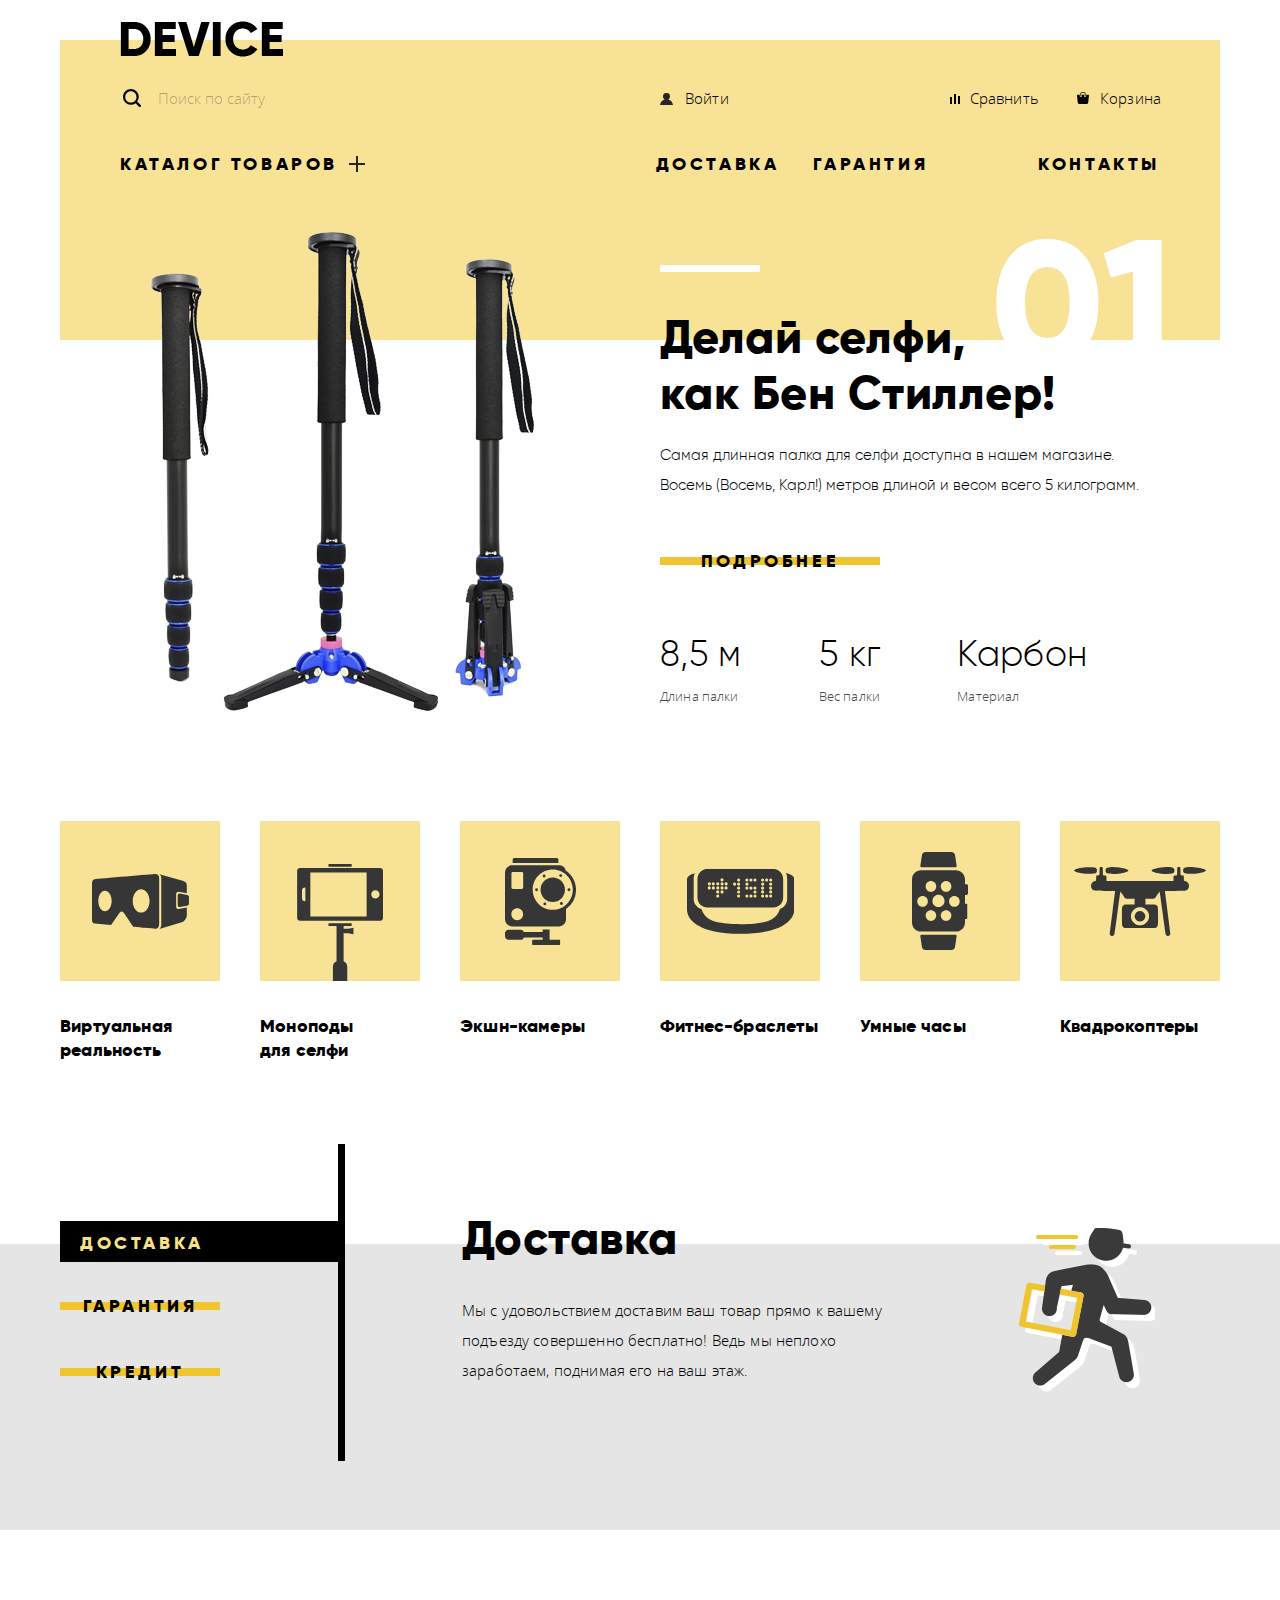
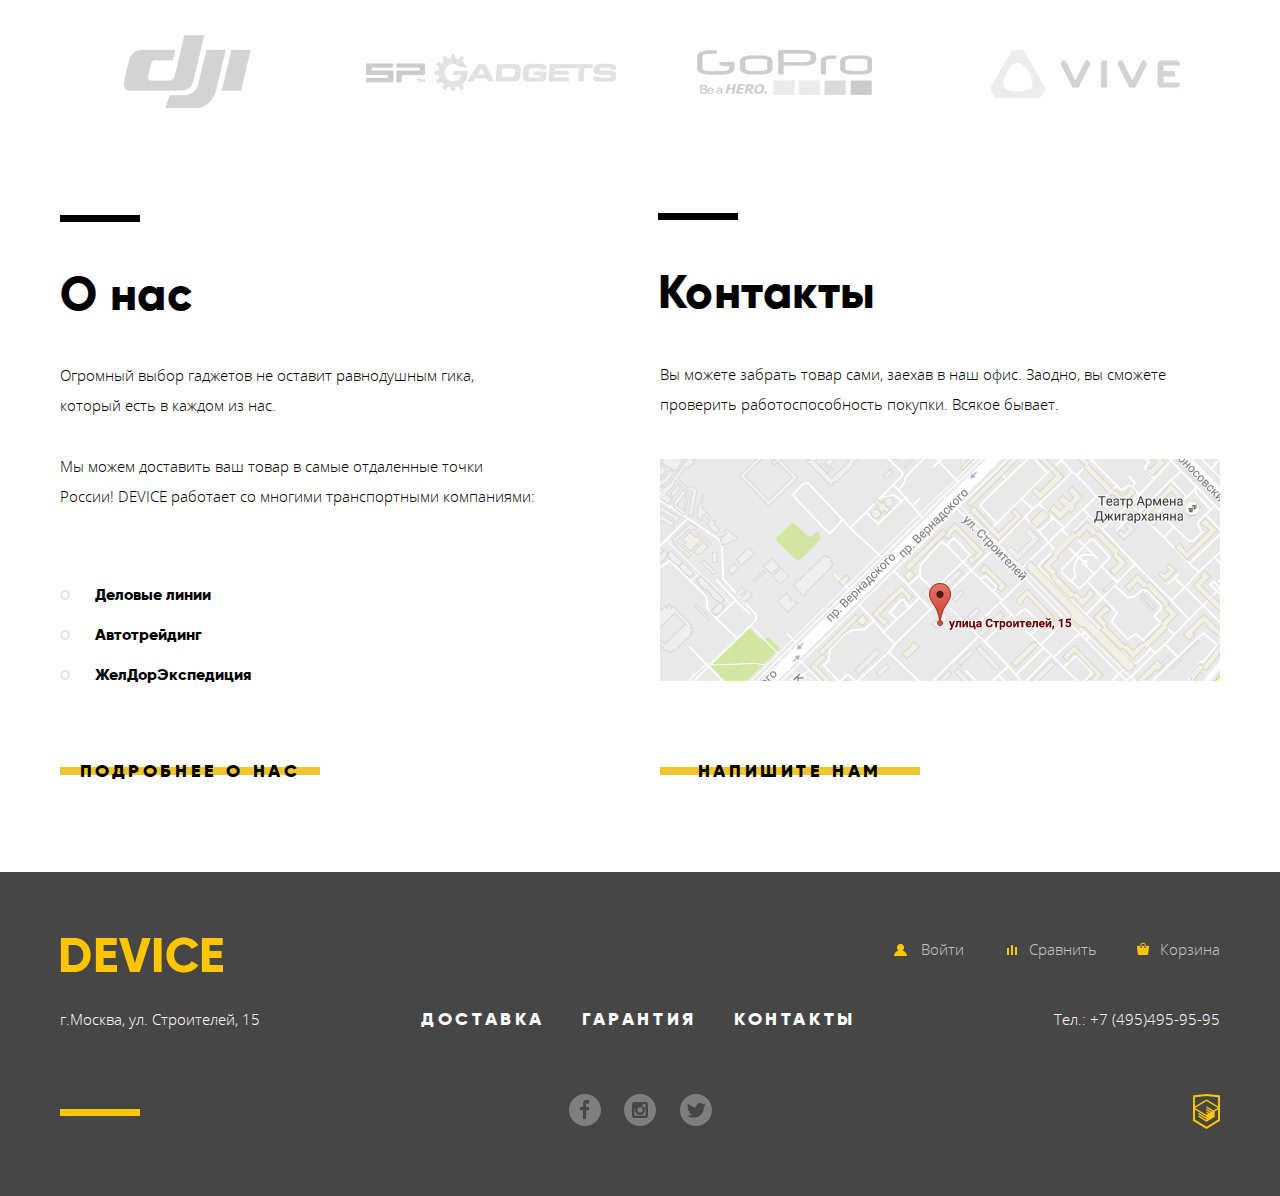
<file: index.html>
﻿<!DOCTYPE html>
<html lang="ru">

<head>
	<meta charset="utf-8">
	<title>Device</title>
	<link href="https://fonts.googleapis.com/css?family=Open+Sans:400,700&amp;subset=cyrillic" rel="stylesheet">
	<link href="css/normalize.css" rel="stylesheet">
	<link href="css/style-min.css" rel="stylesheet">
</head>

<body>
	<header class="main-header container">
		<nav class="main-navigation main">
			<a class="logo" href="#">
				<img src="img/logo.png" width="163" height="36" alt="Логотип Девайс">
			</a>
			<ul class="user-navigation">
				<li>
					<form class="filter" method="post" action="https://echo.htmlacademy.ru">
						<label for="search" class=""></label>
						<input type="search" name="search" id="search" placeholder="Поиск по сайту">
						<button class="" type="submit" value="Найти" aria-label="Кнопка найти">Найти</button>
					</form>
				</li>
				<li class="user-navigation-item">
					<a class="user" href="#">Войти</a>
				</li>
				<li class="user-navigation-item">
					<a class="compare" href="#">Сравнить</a>
				</li>
				<li class="user-navigation-item">
					<a class="cart" href="#">Корзина</a>
				</li>
			</ul>
			<ul class="site-navigation">
				<li class="site-navigation-item">
					<a href="catalog.html">Каталог товаров</a>
					<div class="dropdown-menu">
						<ul class="dropdown-menu-item">
							<li>
								<a href="#">Виртуальная реальность</a>
							</li>
							<li>
								<a href="#">Моноподы для селфи</a>
							</li>
							<li>
								<a href="#">Экшн-камеры</a>
							</li>
						</ul>
						<ul class="dropdown-menu-item">
							<li>
								<a href="#">Фитнес браслеты</a>
							</li>
							<li>
								<a href="#">Умные часы</a>
							</li>
						</ul>
						<ul class="dropdown-menu-item">
							<li>
								<a href="#">Квадрокоптеры</a>
							</li>
						</ul>
					</div>
				</li>
				<li class="site-navigation-item">
					<a href=#>Доставка</a>
				</li>
				<li class="site-navigation-item">
					<a href=#>Гарантия</a>
				</li>
				<li class="site-navigation-item">
					<a href=#>Контакты</a>
				</li>
			</ul>
		</nav>
	</header>
	<main>
		<h1 class="visually-hidden">Интернет магазин "Девайс"</h1>
		<section class="slider container">
			<h2 class="visually-hidden">Популярные товары</h2>
			<div class="slides-switches">
				<button class="radio-item active"></button>
				<button class="radio-item"></button>
				<button class="radio-item"></button>
			</div>
			<ol class="slider-list">
				<li class="slider-item">
					<div class="slider-image">
						<img src="img/slider-1.png" width="384" height="486" alt="Самая длинная палка для сэлфи">
					</div>
					<div class="slider-item-description">
						<p class="slide-title">
							Делай селфи,
							<br> как Бен Стиллер!
						</p>
						<p class="slide-description">
							Самая длинная палка для селфи доступна в нашем магазине. Восемь (Восемь, Карл!) метров длиной и весом всего 5 килограмм.
						</p>

						<a class="btn slide-btn" href="#">Подробнее</a>
						<div class="slide-property">
							<p class="slide-property-item">
								<span class="value">8,5 м</span>
								<span class="parameter">Длина палки</span>
							</p>
							<p class="slide-property-item">
								<span class="value">5 кг</span>
								<span class="parameter">Вес палки</span>
							</p>
							<p class="slide-property-item">
								<span class="value">Карбон</span>
								<span class="parameter">Материал</span>
							</p>
						</div>
					</div>
				</li>
				<li class="slider-item visually-hidden">
					<div class="slider-image">
						<img src="img/slider-2.png" width="345" height="485" alt="Фитнес-браслет">
					</div>
					<div class="slider-item-description">
						<p class="slide-title">
							Худеем
							<br> правильно!
						</p>
						<p class="slide-description">
							Мотивирующие фитнес-браслеты помогут найти в себе силы не пропускать занятия и соблюдать диету.
						</p>
						<a class="btn slide-btn" href="#">Подробнее</a>
						<div class="slide-property">
							<p class="slide-property-item">
								<span class="value">48 часов</span>
								<span class="parameter">Без подзарядки</span>
							</p>
						</div>
					</div>
				</li>
				<li class="slider-item  visually-hidden">
					<div class="slider-image">
						<img src="img/slider-3.png" width="526" height="334" alt="Квадрокоптер">
					</div>
					<div class="slider-item-description">
						<p class="slide-title">
							Порхает как бабочка, жалит как пчела!
						</p>
						<p class="slide-description">
							Этот обычный, на первый взгляд, квадрокоптер оснащен мощным лазером, замаскированным под стандартную камеру.
							<p>
								<div class="slide-table">
									<p class="table">
										<span class="">500 м</span>
										<span class="">Дальность полета</span>
									</p>
									<p class="table">
										<span class="">50 м</span>
										<span class="">Радиус поражения</span>
									</p>
								</div>
								<a class="btn slide-btn" href="#">Подробнее</a>
					</div>
				</li>
			</ol>
		</section>
		<section class="catalog container">
			<h2 class="visually-hidden">Каталог</h2>
			<ul class="catalog-categories">
				<li>
					<a class="categories-link" href="#">
						<div class="categories-image">
							<img src="img/popular-1.svg" width="97" height="55" alt="Виртуальная реальность">
						</div>
						<p class="categories-name">Виртуальная реальность</p>
					</a>
				</li>
				<li>
					<a class="categories-link" href="#">
						<div class="categories-image">
							<img src="img/popular-2.svg" width="86" height="117" alt="Фитнесс-браслеты">
						</div>
						<p class="categories-name">Моноподы для селфи</p>
					</a>
				</li>
				<li>
					<a class="categories-link" href="#">
						<div class="categories-image">
							<img src="img/popular-3.svg" width="71" height="87" alt="Квадрокоптеры">
						</div>
						<p class="categories-name">Экшн-камеры</p>
					</a>
				</li>
				<li>
					<a class="categories-link" href="#">
						<div class="categories-image">
							<img src="img/popular-4.svg" width="107" height="65" alt="Моноподы для селфи">
						</div>
						<p class="categories-name">Фитнес-браслеты</p>
					</a>
				</li>
				<li>
					<a class="categories-link" href="#">
						<div class="categories-image">
							<img src="img/popular-5.svg" width="56" height="98" alt="Умные часы">
						</div>
						<p class="categories-name">Умные часы</p>
					</a>
				</li>
				<li>
					<a class="categories-link" href="#">
						<div class="categories-image">
							<img src="img/popular-6.svg" width="132" height="69" alt="Квадрокоптеры">
						</div>
						<p class="categories-name">Квадрокоптеры</p>
					</a>
				</li>
			</ul>
		</section>
		<section class="services-list">
			<div class="container">
				<div class="services-controls">
					<button class="btn services-btn active">Доставка</button>
					<button class="btn services-btn">Гарантия</button>
					<button class="btn services-btn">Кредит</button>
				</div>
				<ul class="services-slider">
					<li class="services-slider-item">
						<h3>Доставка</h3>
						<p>
							Мы с удовольствием доставим ваш товар прямо к вашему подъезду совершенно бесплатно! Ведь мы неплохо заработаем, поднимая
							его на ваш этаж.
						</p>
					</li>
					<li class="services-slider-item">
						<h3>Гарантия</h3>
						<p>
							Если из-за возгарания купленного у нас товара у вас сгорит дом — не переживайте, мы выдадим вам новый.
							<br> Товар, не дом, конечно же.
						</p>
					</li>
					<li class="services-slider-item">
						<h3>Кредит</h3>
						<p>
							Залезть в долговую яму стало проще! Кредитные консультанты подберут для вас наиболее выгодные условия кредита. Выгодные для
							нашего банка, разумеется.
						</p>
					</li>
				</ul>
			</div>
		</section>
		<section class="brands container">
			<h2 class="visually-hidden">Бренды</h2>
			<ul class="brands-link">
				<li>
					<img class="brands-image" src="img/logo-1.png" width="260" height="100" alt="brand1">
				</li>
				<li>
					<img class="brands-image" src="img/logo-2.png" width="260" height="100" alt="brand2">
				</li>
				<li>
					<img class="brands-image" src="img/logo-3.png" width="260" height="100" alt="brand3">
				</li>
				<li>
					<img class="brands-image" src="img/logo-4.png" width="260" height="100" alt="brand4">
				</li>
			</ul>
		</section>
		<div class="info container">
			<section class="about">
				<h2>О нас</h2>
				<p>
					Огромный выбор гаджетов не оставит равнодушным гика, который есть в каждом из нас.
				</p>
				<p>
					Мы можем доставить ваш товар в самые отдаленные точки России! DEVICE работает со многими транспортными компаниями:
				</p>
				<ul>
					<li>Деловые линии</li>
					<li>Автотрейдинг</li>
					<li>ЖелДорЭкспедиция</li>
				</ul>
				<a class="btn info-btn" href="#">Подробнее о нас</a>
			</section>
			<section class="contacts">
				<h2>Контакты</h2>
				<p>
					Вы можете забрать товар сами, заехав в наш офис. Заодно, вы сможете проверить работоспособность покупки. Всякое бывает.
				</p>
				<a href="https://yandex.ru/maps/">
					<img src="img/map.jpg" width="560" height="222" alt="maps">
				</a>
				<a class="btn info-btn" href="#">Напишите нам</a>
			</section>
		</div>
	</main>
	<footer class="main-footer">
		<div class="container">
			<div class="footer-top">
				<a class="footer-logo" href="#">
					<img src="img/logo_yellow.png" width="163" height="36" alt="Логотип Девайс">
				</a>
				<ul class="footer-user-navigation">
					<li class="footer-user-item">
						<a class="user" href="#">Войти</a>
					</li>
					<li class="footer-user-item">
						<a class="compare" href="#">Сравнить</a>
					</li>
					<li class="footer-user-item">
						<a class="cart" href="#">Корзина</a>
					</li>
				</ul>

			</div>
			<div class="footer-center">
				<p class="footer-adress">
					г.Москва, ул. Строителей, 15
				</p>
				<ul class="footer-navigation">
					<li class="menu-item">
						<a href=#>Доставка</a>
					</li>
					<li class="menu-item">
						<a href=#>Гарантия</a>
					</li>
					<li class="menu-item">
						<a href=#>Контакты</a>
					</li>
				</ul>
				<p class="phone">Тел.: +7 (495)495-95-95</p>
			</div>
			<div class="footer-bottom">
				<ul class="footer-social">
					<li>
						<a class="footer-social-item" href="#">
							<span class="visually-hidden">Facebook</span>
							<svg xmlns="http://www.w3.org/2000/svg" width="32" height="32" viewBox="0 0 32 32">
								<path fill="#FFF" d="M16 0C7.164 0 0 7.163 0 16s7.164 16 16 16c8.837 0 16-7.164 16-16S24.837 0 16 0zm4.062 9.455h-3.021v3.444h3.021v3.445h-3.021v8.61H14.02v-8.61H11v-3.445h3.021V9.455c0-1.902 1.353-3.445 3.021-3.445h3.021v3.445z"
								/>
							</svg>
						</a>
					</li>
					<li>
						<a class="footer-social-item" href="#">
							<span class="visually-hidden">Instagram</span>
							<svg xmlns="http://www.w3.org/2000/svg" width="32" height="32" viewBox="0 0 32 32">
								<g fill="#FFF">
									<path d="M20.916 16a4.938 4.938 0 1 1-9.877 0c0-.394.051-.773.138-1.14h-.897v6.838h11.396V14.86h-.897c.086.367.137.746.137 1.14z"
									/>
									<path d="M15.978 18.659c1.466 0 2.659-1.193 2.659-2.659s-1.193-2.659-2.659-2.659c-1.466 0-2.659 1.193-2.659 2.659s1.192 2.659 2.659 2.659zM18.637 10.302h3.039v3.039h-3.039z"
									/>
									<path d="M16 0C7.164 0 0 7.164 0 16c0 8.837 7.164 16 16 16 8.837 0 16-7.163 16-16 0-8.836-7.163-16-16-16zm7.955 21.698a2.285 2.285 0 0 1-2.279 2.279H10.279A2.285 2.285 0 0 1 8 21.698V10.302a2.286 2.286 0 0 1 2.279-2.279h11.396a2.286 2.286 0 0 1 2.279 2.279v11.396z"
									/>
								</g>
							</svg>
						</a>
					</li>
					<li>
						<a class="footer-social-item" href="#">
							<span class="visually-hidden">Twitter</span>
							<svg xmlns="http://www.w3.org/2000/svg" width="32" height="32" viewBox="0 0 32 32">
								<path fill="#FFF" d="M16 0C7.164 0 0 7.164 0 16c0 8.837 7.164 16 16 16 8.837 0 16-7.163 16-16 0-8.836-7.163-16-16-16zm7.944 12.809c-.251 6.516-3.463 10.832-10.992 10.702h-.486c-.447 0-4.543-.443-5.344-1.823 2.479.19 4.247-.406 5.12-1.136-1.048-.289-2.923-.461-3.251-2.848.384.104.618.221 1.299.113-1.307-.824-2.758-1.519-2.679-3.643.311.317 1.164.518 1.46.457-.768-.233-2.149-3.244-.974-4.781 1.984 1.79 4.075 3.482 7.804 3.643.227-2.214 1.24-3.699 3.168-4.325 1.84-.479 3.255.26 3.901 1.138.737-.224 1.453-.466 2.193-.685-.004.833-.569 1.463-.935 1.709.747.165 1.423-.475 1.423-.475-.184.963-1.094 1.725-1.707 1.954z"
								/>
							</svg>
						</a>
					</li>
				</ul>
				<p class="footer-copyright">
					<a href="https://htmlacademy.ru/intensive/htmlcss">
						<span class="visually-hidden">Сайт Html Academy</span>
					</a>
				</p>
			</div>
		</div>
	</footer>
	<section class="modal modal-feedback">
		<h2 class="visually-hidden">Форма обратной связи</h2>
		<form class="feedback-form" method="post" action="https://echo.htmlacademy.ru">
			<p class="feedback-item-name">
				<label for="feedback-name">Ваше имя:</label>
				<input type="text" name="feedback-name" id="feedback-name" placeholder="Имя Фамилия">
			</p>
			<p class="feedback-item-mail">
				<label for="feedback-mail">Ваш e-mail:</label>
				<input type="email" name="mail" id="feedback-mail" placeholder="email@example.com">
			</p>
			<p class="feedback-item-area">
				<label for="feedback-area">Текст письма:</label>
				<textarea name="feedback-area" id="feedback-area" placeholder="В свободной форме" rows="8" cols="80" required></textarea>
			</p>
			<button class="modal-submit" type="submit" value="Отправить" aria-label="Отправить форму">Отправить</button>
		</form>
		<button class="modal-close" type="button" value="Закрыть" aria-label="Закрыть форму обратной связи">Закрыть</button>
	</section>
	<section class="modal modal-maps">
		<h2 class="visually-hidden">Мы на карте</h2>
		<img src="img/map-big.jpg" width="960" height="559" alt="Офис компании по адресу: г. Москва, ул. Строителей, 15">
		<button class="modal-close" type="button" value="Закрыть" aria-label="Закрыть карту">Закрыть</button>
	</section>
</body>

</html>
</file>
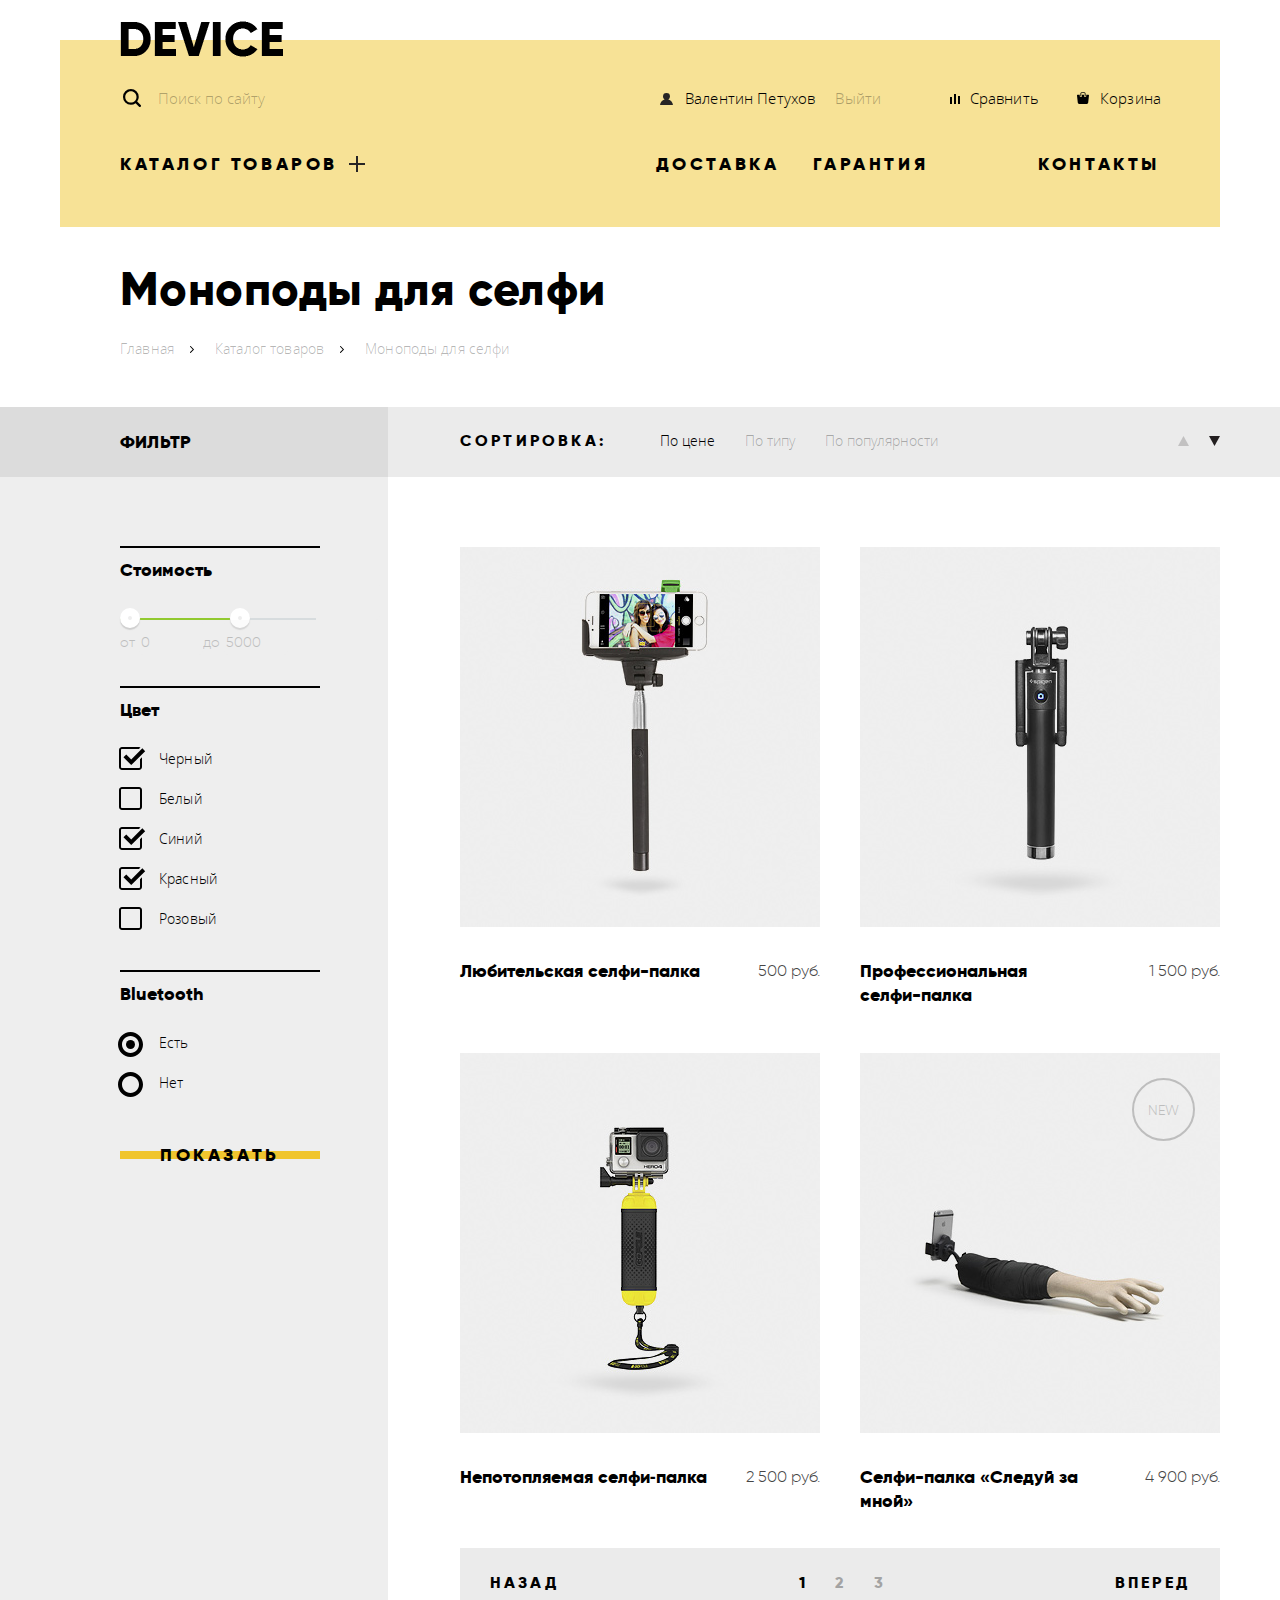
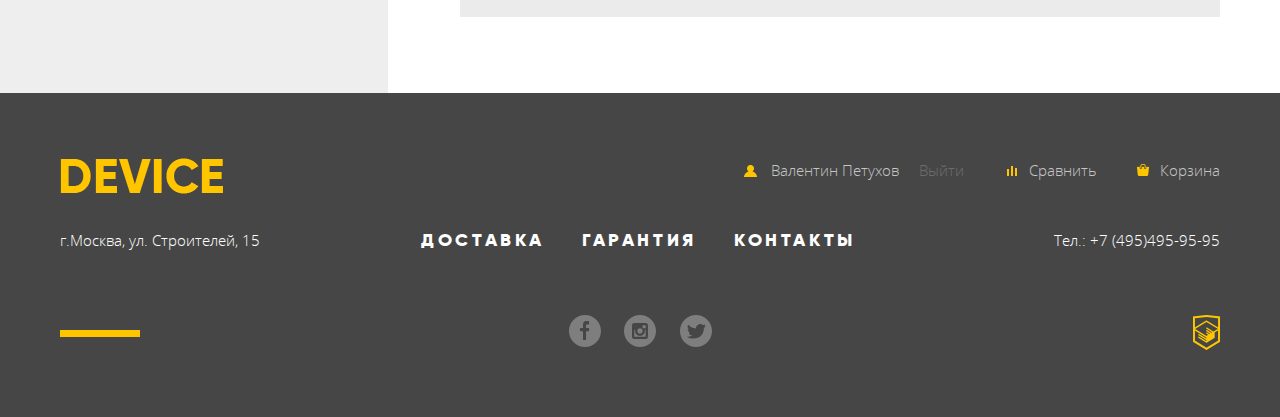
<file: catalog.html>
﻿<!DOCTYPE html>
<html lang="ru">

<head>
	<meta charset="utf-8">
	<title>Device</title>
	<link href="css/normalize.css" rel="stylesheet">
	<link href="css/style-min.css" rel="stylesheet">
</head>

<body>
	<header class="main-header container">
		<nav class="main-navigation catalog">
			<a class="logo" href="index.html">
				<img src="img/logo.png" width="163" height="36" alt="Логотип Девайс">
			</a>
			<ul class="user-navigation">
				<li>
					<form class="filter" method="post" action="https://echo.htmlacademy.ru">
						<label for="search" class=""></label>
						<input type="search" name="search" id="search" placeholder="Поиск по сайту">
						<button class="" type="submit" value="Найти" aria-label="Кнопка най">Найти</button>
					</form>
				</li>
				<li class="user-navigation-item">
					<a class="user" href="#">Валентин Петухов</a>
				</li>
				<li class="user-navigation-item">
					<a class="login-out" href="#">Выйти</a>
				</li>
				<li class="user-navigation-item">
					<a class="compare" href="#">Сравнить</a>
				</li>
				<li class="user-navigation-item">
					<a class="cart" href="#">Корзина</a>
				</li>
			</ul>
			<ul class="site-navigation">
				<li class="site-navigation-item">
					<a href="catalog.html">Каталог товаров</a>
					<div class="dropdown-menu">
						<ul class="dropdown-menu-item">
							<li>
								<a href="#">Виртуальная реальность</a>
							</li>
							<li>
								<a href="#">Моноподы для селфи</a>
							</li>
							<li>
								<a href="#">Экшн-камеры</a>
							</li>
						</ul>
						<ul class="dropdown-menu-item">
							<li>
								<a href="#">Фитнес браслеты</a>
							</li>
							<li>
								<a href="#">Умные часы</a>
							</li>
						</ul>
						<ul class="dropdown-menu-item">
							<li>
								<a href="#">Квадрокоптеры</a>
							</li>
						</ul>
					</div>
				</li>
				<li class="site-navigation-item">
					<a href=#>Доставка</a>
				</li>
				<li class="site-navigation-item">
					<a href=#>Гарантия</a>
				</li>
				<li class="site-navigation-item">
					<a href=#>Контакты</a>
				</li>
			</ul>
		</nav>
	</header>
	<main class="">
		<div class="container">
			<h1 class="headline">Моноподы для селфи</h1>
			<ul class="breadcrumbs">
				<li class="breadcrumbs-item">
					<a href="#">Главная</a>
				</li>
				<li class="breadcrumbs-item">
					<a href="#">Каталог товаров</a>
				</li>
				<li class="breadcrumbs-item">
					<a href="#">Моноподы для селфи</a>
				</li>
			</ul>
			<div class="catalog-colums">
				<section class="filters">
					<h2 class="filters-header">Фильтр</h2>
					<form class="filter" method="post" action="https://echo.htmlacademy.ru">
						<fieldset class="filter-item">
							<legend>Стоимость</legend>
							<div class="range-filter">
								<div class="range-controls">
									<div class="scale">
										<div class="bar"></div>
									</div>
									<div class="toggle toggle-min"></div>
									<div class="toggle toggle-max"></div>
								</div>
								<div class="price-controls">
									<label class="min-price">от
										<input name="min-price" type="text" value="0">
									</label>
									<label class="max-price">до
										<input name="max-price" type="text" value="5000">
									</label>
								</div>
							</div>
						</fieldset>
						<fieldset>
							<legend>Цвет</legend>
							<ul>
								<li class="filter-checkbox">
									<input class="visually-hidden filter-input-checkbox" type="checkbox" name="black" id="filter-black" checked>
									<label for="filter-black">Черный</label>
								</li>
								<li class="filter-checkbox">
									<input class="visually-hidden filter-input-checkbox" type="checkbox" name="white" id="filter-white">
									<label for="filter-white">Белый</label>
								</li>
								<li class="filter-checkbox">
									<input class="visually-hidden filter-input-checkbox" type="checkbox" name="blue" id="filter-blue" checked>
									<label for="filter-blue">Синий</label>
								</li>
								<li class="filter-checkbox">
									<input class="visually-hidden filter-input-checkbox" type="checkbox" name="red" id="filter-red" checked>
									<label for="filter-red">Красный</label>
								</li>
								<li class="filter-checkbox">
									<input class="visually-hidden filter-input-checkbox" type="checkbox" name="pink" id="filter-pink">
									<label for="filter-pink">Розовый</label>
								</li>
							</ul>
						</fieldset>
						<fieldset>
							<legend>Bluetooth</legend>
							<ul>
								<li class="filter-option">
									<input class="visually-hidden filter-input-radio" type="radio" name="bluetooth" id="on" checked>
									<label for="on">Есть</label>
								</li>
								<li class="filter-option">
									<input class="visually-hidden filter-input-radio" type="radio" name="bluetooth" id="off">
									<label for="off">Нет</label>
								</li>
							</ul>
						</fieldset>
						<button class="btn filter-btn" type="submit" value="Показать" aria-label="Применить фильтр">Показать</button>
					</form>
				</section>
				<section class="catalog-product">
					<h2 class="visually-hidden">Каталог товаров</h2>
					<div class="sorting">
						<span class="sorting-label">Сортировка:</span>
						<ul class="sorting-type">
							<li class="sorting-type-item">
								<a class="active" href="#">По цене</a>
							</li>
							<li class="sorting-type-item">
								<a href="#">По типу</a>
							</li>
							<li class="sorting-type-item">
								<a href="#">По популярности</a>
							</li>
						</ul>
						<ul class="sorting-caret">
							<li>
								<a class="icon-dir" href="#">
									<svg xmlns="http://www.w3.org/2000/svg" width="11" height="10" viewBox="0 0 11 10">
										<path fill="#231F20" d="M5.5 0L0 10h11z" />
									</svg>
								</a>
							</li>
							<li>
								<a class="icon-dir active" href="#">
									<svg xmlns="http://www.w3.org/2000/svg" width="11" height="10" viewBox="0 0 11 10">
										<path fill="#231F20" d="M5.5 10L0 0h11" />
									</svg>
								</a>
							</li>
						</ul>
					</div>
					<ul class="catalog-list">
						<li>
							<figure class="catalog-image">
								<img src="img/item-1.jpg" width="360" height="380" alt="Любительская селфи-палка">
								<div class="catalog-buy">
									<a class="btn buy-btn" href="#">В корзину</a>
									<button class="compare-btn" type="button">Добавить к сравнению</button>
								</div>
							</figure>
							<div class="catalog-desctiption">
								<a href="#">
									<h3>Любительская селфи-палка</h3>
								</a>
								<p class="price">500 руб.</p>
							</div>
						</li>
						<li>
							<figure class="catalog-image">
								<img src="img/item-2.jpg" width="360" height="380" alt="Профессиональная селфи-палка">
								<div class="catalog-buy">
									<a class="btn buy-btn" href="#">В корзину</a>
									<button class="compare-btn" type="button">Добавить к сравнению</button>
								</div>
							</figure>
							<div class="catalog-desctiption">
								<h3>
									<a href="#">
										Профессиональная
										<br>селфи-палка
									</a>
								</h3>
								<p class="price">1 500 руб.</p>
							</div>
						</li>
						<li>
							<figure class="catalog-image">
								<img src="img/item-3.jpg" width="360" height="380" alt="Непотопляемая селфи-палка">
								<div class="catalog-buy">
									<a class="btn buy-btn" href="#">В корзину</a>
									<button class="compare-btn" type="button">Добавить к сравнению</button>
								</div>
							</figure>
							<div class="catalog-desctiption">
								<a href="#">
									<h3>Непотопляемая селфи&#8209;палка</h3>
								</a>
								<p class="price">2 500 руб.</p>
							</div>
						</li>
						<li>
							<figure class="catalog-image">
								<img src="img/item-4.jpg" width="360" height="380" alt="Селфи-палка Следуй за мной">
								<div class="catalog-buy">
									<a class="btn buy-btn" href="#">В корзину</a>
									<button class="compare-btn" type="button">Добавить к сравнению</button>
								</div>
								<div class="catalog-new"></div>
							</figure>
							<div class="catalog-desctiption">
								<a href="#">
									<h3>Селфи-палка «Следуй за мной»</h3>
								</a>
								<p class="price">4 900 руб.</p>
							</div>
						</li>
					</ul>
					<ul class="pagination-list">
						<li class="pagination-item">
							<a class="before" href="#">Назад</a>
						</li>
						<li class="pagination-item">
							<a class="page active" href="#">1</a>
						</li>
						<li class="pagination-item">
							<a class="page" href="#">2</a>
						</li>
						<li class="pagination-item">
							<a class="page" href="#">3</a>
						</li>
						<li class="pagination-item">
							<a class="after" href="#">Вперед</a>
						</li>
					</ul>
				</section>
			</div>
		</div>
	</main>
	<footer class="main-footer">
		<div class="container">
			<div class="footer-top">
				<a class="footer-logo" href="#">
					<img src="img/logo_yellow.png" width="163" height="36" alt="Логотип Девайс">
				</a>
				<ul class="footer-user-navigation">
					<li class="footer-user-item">
						<a class="user" href="#">Валентин Петухов</a>
					</li>
					<li class="footer-user-item">
						<a class="login-out" href="#">Выйти</a>
					</li>
					<li class="footer-user-item">
						<a class="compare" href="#">Сравнить</a>
					</li>
					<li class="footer-user-item">
						<a class="cart" href="#">Корзина</a>
					</li>
				</ul>
			</div>
			<div class="footer-center">
				<p class="footer-adress">
					г.Москва, ул. Строителей, 15
				</p>
				<ul class="footer-navigation">
					<li class="menu-item">
						<a href=#>Доставка</a>
					</li>
					<li class="menu-item">
						<a href=#>Гарантия</a>
					</li>
					<li class="menu-item">
						<a href=#>Контакты</a>
					</li>
				</ul>
				<p class="phone">Тел.: +7 (495)495-95-95</p>
			</div>
			<div class="footer-bottom">
				<ul class="footer-social">
					<li>
						<a class="footer-social-item" href="#">
							<span class="visually-hidden">Facebook</span>
							<svg xmlns="http://www.w3.org/2000/svg" width="32" height="32" viewBox="0 0 32 32">
								<path fill="#FFF" d="M16 0C7.164 0 0 7.163 0 16s7.164 16 16 16c8.837 0 16-7.164 16-16S24.837 0 16 0zm4.062 9.455h-3.021v3.444h3.021v3.445h-3.021v8.61H14.02v-8.61H11v-3.445h3.021V9.455c0-1.902 1.353-3.445 3.021-3.445h3.021v3.445z"
								/>
							</svg>
						</a>
					</li>
					<li>
						<a class="footer-social-item" href="#">
							<span class="visually-hidden">Instagram</span>
							<svg xmlns="http://www.w3.org/2000/svg" width="32" height="32" viewBox="0 0 32 32">
								<g fill="#FFF">
									<path d="M20.916 16a4.938 4.938 0 1 1-9.877 0c0-.394.051-.773.138-1.14h-.897v6.838h11.396V14.86h-.897c.086.367.137.746.137 1.14z"
									/>
									<path d="M15.978 18.659c1.466 0 2.659-1.193 2.659-2.659s-1.193-2.659-2.659-2.659c-1.466 0-2.659 1.193-2.659 2.659s1.192 2.659 2.659 2.659zM18.637 10.302h3.039v3.039h-3.039z"
									/>
									<path d="M16 0C7.164 0 0 7.164 0 16c0 8.837 7.164 16 16 16 8.837 0 16-7.163 16-16 0-8.836-7.163-16-16-16zm7.955 21.698a2.285 2.285 0 0 1-2.279 2.279H10.279A2.285 2.285 0 0 1 8 21.698V10.302a2.286 2.286 0 0 1 2.279-2.279h11.396a2.286 2.286 0 0 1 2.279 2.279v11.396z"
									/>
								</g>
							</svg>
						</a>
					</li>
					<li>
						<a class="footer-social-item" href="#">
							<span class="visually-hidden">Twitter</span>
							<svg xmlns="http://www.w3.org/2000/svg" width="32" height="32" viewBox="0 0 32 32">
								<path fill="#FFF" d="M16 0C7.164 0 0 7.164 0 16c0 8.837 7.164 16 16 16 8.837 0 16-7.163 16-16 0-8.836-7.163-16-16-16zm7.944 12.809c-.251 6.516-3.463 10.832-10.992 10.702h-.486c-.447 0-4.543-.443-5.344-1.823 2.479.19 4.247-.406 5.12-1.136-1.048-.289-2.923-.461-3.251-2.848.384.104.618.221 1.299.113-1.307-.824-2.758-1.519-2.679-3.643.311.317 1.164.518 1.46.457-.768-.233-2.149-3.244-.974-4.781 1.984 1.79 4.075 3.482 7.804 3.643.227-2.214 1.24-3.699 3.168-4.325 1.84-.479 3.255.26 3.901 1.138.737-.224 1.453-.466 2.193-.685-.004.833-.569 1.463-.935 1.709.747.165 1.423-.475 1.423-.475-.184.963-1.094 1.725-1.707 1.954z"
								/>
							</svg>
						</a>
					</li>
				</ul>
				<p class="footer-copyright">
					<a href="https://htmlacademy.ru/intensive/htmlcss">
						<span class="visually-hidden">Сайт Html Academy</span>
					</a>
				</p>
			</div>
		</div>
	</footer>
</body>

</html>
</file>
<file: css/style-min.css>
@font-face{font-family:"Gilroy";font-style:normal;font-weight:300;src:url(../fonts/gilroylight.woff2),url(../fonts/gilroylight.woff)}@font-face{font-family:"Gilroy";font-style:normal;font-weight:800;src:url(../fonts/gilroyextrabold.woff2),url(../fonts/gilroyextrabold.woff)}@font-face{font-family:"Opensans";font-style:normal;font-weight:400;src:url(../fonts/opensans.woff2) format("woff2"),url(../fonts/opensans.woff2) format("woff")}@font-face{font-family:"Opensans";font-style:normal;font-weight:300;src:url(../fonts/opensanslight.woff2) format("woff2"),url(../fonts/opensanslight.woff2) format("woff")}body{background-color:#FFF;color:#000;font-family:Gilroy,Arial,sans-serif;font-size:15px;font-weight:300;line-height:30px;margin:0;padding:0}.container{margin:auto;padding-left:20px;padding-right:20px;width:1160px}.visually-hidden:not(:focus):not(:active),input[type="checkbox"].visually-hidden,input[type="radio"].visually-hidden{border:0;clip:rect(0 0 0 0);clip-path:inset(100%);height:1px;margin:-1px;overflow:hidden;padding:0;position:absolute;white-space:nowrap;width:1px}a{text-decoration:none}.main-navigation{background-color:#f7e296;margin-top:40px;padding-top:31px;position:relative;width:100%}.main-navigation.main{min-height:269px}.site-navigation{display:-ms-flexbox;display:-webkit-box;display:flex;font-family:Gilroy,Arial,sans-serif;font-size:18px;font-weight:800;letter-spacing:.2em;line-height:24px;list-style:none;margin:0;padding:0 60px;padding-bottom:51px;text-transform:uppercase}.site-navigation-item:last-child{margin-left:112px}.site-navigation-item:last-child a{margin-left:-6px}.site-navigation-item:nth-child(3){margin-left:34px;margin-right:4px}.site-navigation-item:first-child{position:relative;width:540px}.dropdown-menu{background-color:#f7e296;box-sizing:border-box;display:none;font-family:Gilroy,Arial,sans-serif;font-size:15px;font-weight:300;left:-60px;letter-spacing:.01em;line-height:36px;list-style:none;min-height:164px;padding:0;padding-bottom:32px;padding-left:60px;padding-right:23px;padding-top:23px;position:absolute;text-transform:none;width:1160px;z-index:6}.dropdown-menu-item{padding:0;padding-right:40px}.dropdown-menu-item:first-child li{width:200px}.dropdown-menu-item:nth-child(2) li{width:160px}.dropdown-menu li{display:block;padding:0}.column-one{padding-right:30px}.site-navigation-item:first-child > a{padding-right:20px;position:relative}.site-navigation a:hover:after{opacity:.6}.site-navigation a:focus:after{opacity:.3}.site-navigation-item:hover .dropdown-menu{display:-ms-flexbox;display:flex}.site-navigation-item:first-child > a::after{background-image:url(../img/plus.svg);background-repeat:no-repeat;background-size:16px 16px;bottom:3px;content:"";height:16px;position:absolute;right:-7px;width:16px}.user-navigation{-webkit-box-align:baseline;-ms-flex-align:baseline;align-items:baseline;display:-webkit-box;display:-ms-flexbox;display:flex;font-family:Opensans,Arial,sans-serif;font-size:15px;font-weight:300;-webkit-box-pack:justify;-ms-flex-pack:justify;justify-content:space-between;letter-spacing:.01em;line-height:30px;list-style:none;margin:0;padding:0;padding-bottom:27px;padding-left:60px;padding-right:59px;vertical-align:top}.user-navigation a{padding-left:25px}a.login-out{opacity:.3;padding-left:15px}.user-navigation li{margin:0;padding:0}.user-navigation a{position:relative}.user-navigation-item a:hover::before{opacity:.8}.user-navigation-item a:focus::before{opacity:.3}.user:before{background-image:url(../img/user.svg);background-repeat:no-repeat;bottom:3px;content:"";height:12px;left:0;position:absolute;width:13px}.compare:before{background-image:url(../img/compare.svg);background-repeat:no-repeat;background-size:10px auto;bottom:4px;content:"";height:10px;left:5px;position:absolute;width:10px}.cart:before{background-image:url(../img/cart.svg);background-repeat:no-repeat;background-size:12px auto;bottom:4px;content:"";height:12px;left:2px;position:absolute;width:12px}.user-navigation li:nth-child(1){width:540px}.user-navigation-item:nth-last-child(2){margin-left:auto}.user-navigation .compare{margin-right:36px}.logo{left:60px;position:absolute;top:-19px}.logo:hover{opacity:.6}.logo:focus{opacity:.3}.main-navigation input{background-color:transparent;font:inherit}input[type="search"]::-webkit-input-placeholder{color:rgba(0,0,0,0.302)}input[type="search"]:hover::-webkit-input-placeholder{color:rgba(0,0,0,0.6)}input[type="search"]:focus{border-bottom:2px solid #000;outline:none}input[type="search"]:focus::-webkit-input-placeholder{color:rgba(0,0,0,1)}input[type="search"]{background-color:transparent;border:2px solid transparent;color:#000;display:inline-block;font:inherit;font-size:15px;line-height:30px;min-height:30px;padding:0;padding-bottom:10px;padding-left:36px;padding-top:10px;vertical-align:baseline}.main-navigation label::after{background-image:url(../img/search.svg);background-repeat:no-repeat;background-size:18px auto;content:"";display:inline-block;height:18px;left:3px;position:absolute;top:18px;vertical-align:top;width:18px}.user-navigation button[type="submit"]{background-color:transparent;border:2px solid transparent;color:#000;display:none;font:inherit;font-size:15px;line-height:30px;margin-left:-5px;padding:0;padding-bottom:10px;padding-left:19px;padding-right:19px;padding-top:10px}.user-navigation button[type="submit"]:hover{vertical-align:top;background-color:#000;color:#fff;display:inline-block}.user-navigation button[type="submit"]:focus{background-color:#000;color:rgba(255,255,255,0.302);display:inline-block;outline:none;vertical-align:top}input[type="search"]:focus ~ button[type="submit"]{border:2px solid #000;display:inline-block;vertical-align:top}.user-navigation form{position:relative;width:441px}.site-navigation a,.user-navigation a{color:#000}.site-navigation a:hover,.user-navigation a:hover{color:rgba(0,0,0,0.6)}.site-navigation a:focus,.user-navigation a:focus{color:rgba(0,0,0,0.3)}.slider-list{counter-reset:list-1}.slider-list .slider-item:before{color:#fff;content:"0" counter(list-1);counter-increment:list-1;font-family:Gilroy,Arial,sans-serif;font-size:179.2px;font-weight:800;letter-spacing:.01em;line-height:179.2px;position:absolute;right:64px;top:-14px;z-index:-1}.slide-btn{width:220px}.slide-btn:before{width:220px}.slide-btn:hover:before{bottom:-8px;content:'';height:40px;left:0;position:absolute;width:220px;z-index:-1}.slide-title{font-family:Gilroy,Arial,sans-serif;font-size:47px;font-weight:800;letter-spacing:.01em;line-height:56px;margin:0;min-height:110px;padding:0;padding-bottom:19px;padding-top:81px;position:relative}.slide-title::before{background-color:#fff;content:"";display:inline-block;height:7px;position:absolute;top:37px;vertical-align:top;width:100px}.slide-description{margin:0;max-width:480px;padding:0;padding-bottom:45px}.slider-item:nth-child(2) .slide-description,.slider-item:nth-child(3) .slide-description{width:460px}.radio-item{background-color:transparent;background-image:url(../img/slider-button-empty.svg);background-position:center;background-repeat:no-repeat;background-size:12px auto;border:none;cursor:pointer;display:inline-block;height:12px;margin-right:21px;outline:none;padding:0;position:relative;baselinewidth:12px}.radio-item.active{background-image:url(../img/slider-button.svg)}.slide-property{display:-webkit-box;display:-ms-flexbox;display:flex;padding-top:55px}.slide-property-item{display:-webkit-box;display:-ms-flexbox;display:flex;-webkit-box-orient:vertical;-webkit-box-direction:normal;-ms-flex-direction:column;flex-direction:column;margin:0;padding:0;padding-right:77px}.value{color:#000;font-family:Gilroy,Arial,sans-serif;font-size:36px;font-weight:300;letter-spacing:.01em;line-height:48px;padding-bottom:8px}.parameter{color:#464646;font-family:Opensans,Arial,sans-serif;font-size:13px;font-weight:300;letter-spacing:.01em;line-height:20px}.slider-list{margin:0;padding:0}.slider-list .slider-item:nth-child(2){display:-webkit-box;display:-ms-flexbox;display:flex}.slider-list .slider-item{display:-webkit-box;display:-ms-flexbox;display:flex}.slider-image{box-sizing:border-box;height:486px;padding-left:90px;position:relative;width:600px;z-index:4}.slider-item:nth-child(3) .slider-image{padding-left:30px;padding-top:65px}.slider-item:nth-child(2) .slider-image{padding-left:119px;padding-top:10px}.slides-switches{bottom:240px;font-size:0;list-style:none;margin:0;padding:0;position:absolute;right:82px}.slider-item-description{width:560px}.slider{margin-top:-112px;padding-bottom:107px;position:relative;z-index:4}.categories-name{color:#000;font-family:Gilroy,Arial,sans-serif;font-size:18px;font-weight:800;letter-spacing:.01em;line-height:24px}.categories-link:focus img{opacity:.3}.categories-link:focus .categories-name{opacity:.3}.categories-image:hover{background-color:#f0c52e}.categories-image{background-color:#f7e296;display:-webkit-box;display:-ms-flexbox;display:flex;height:160px;-webkit-box-pack:center;-ms-flex-pack:center;justify-content:center;margin:0;margin-bottom:33px;padding:0;text-align:center;width:160px}.catalog-categories{align-content:center;display:-webkit-box;display:-ms-flexbox;display:flex;-ms-flex-wrap:wrap;flex-wrap:wrap;-webkit-box-pack:justify;-ms-flex-pack:justify;justify-content:space-between;list-style:none;margin:0;padding:0}.categories-link img{margin-bottom:auto;margin-top:auto}.catalog-categories li:nth-child(2) img{margin-bottom:0}.catalog-categories li:nth-child(2) .categories-name{width:120px}.categories{margin-bottom:81px;vertical-align:middle}.categories-name{margin:0;padding:0;width:160px}.delivery,.guarantee,.loan{background-color:#e5e5e5}.services-slider ul{margin:0;padding:0}.services-slider-item{display:none;padding-bottom:44px;padding-left:117px;padding-top:70px}.services-slider-item:first-child{display:block}.services-slider-item:nth-child(1){background-image:url(../img/delivery.png);background-position:674px 84px;background-repeat:no-repeat}
.services-slider-item:nth-child(2){background-image:url(../img/warranty.png);background-position:666px 60px;background-repeat:no-repeat}.services-slider-item:nth-child(3){background-image:url(../img/credit.png);background-position:656px 63px;background-repeat:no-repeat}.services-slider h3{font-family:Gilroy,Arial,sans-serif;font-size:47px;font-weight:800;letter-spacing:.01em;line-height:48px;margin:0;padding:0;padding-bottom:33px}.services-slider p{font-family:Opensans,Arial,sans-serif;font-size:15px;font-weight:300;letter-spacing:.01em;line-height:30px;margin:0;padding:0;width:460px}.services-slider{border-left:7px solid #000;flex-grow:1;margin:0;margin-top:-100px;-ms-flex-positive:1;padding:0;padding-bottom:32px;position:relative;-webkit-box-flex:1}.services-list{background-color:#e5e5e5;margin-top:182px;padding-bottom:69px}.services-list .container{display:-webkit-box;display:-ms-flexbox;display:flex}.services-controls{list-style:none;margin:0;margin-top:-105px;padding:0;padding-top:82px;width:278px}.services-btn{background-color:transparent;border:none;cursor:pointer;font-family:Gilroy,Arial,sans-serif;font-size:18px;font-weight:800;letter-spacing:.2em;line-height:24px;margin:0;outline:none;padding:0;padding-bottom:7px;padding-top:10px;position:relative;text-align:center;text-transform:uppercase;width:160px;z-index:1}.services-btn:nth-child(2){margin-top:22px}.services-btn:nth-child(3){margin-top:25px}.services-btn:not(.active):before{bottom:15px;padding:0;width:160px;z-index:-2}.services-btn:not(.active):hover:before{bottom:0}.services-btn.active{background-color:#000;color:#f7e184;padding-left:20px;text-align:left;width:100%}.brands{margin-bottom:57px;margin-top:93px}.brands-link{align-content:center;display:-webkit-box;display:-ms-flexbox;display:flex;-ms-flex-wrap:wrap;flex-wrap:wrap;-webkit-box-pack:justify;-ms-flex-pack:justify;justify-content:space-between;list-style:none;margin:0;padding:0;padding-left:0}.brands-link img{filter:gray;-moz-filter:grayscale(100%);-ms-filter:grayscale(100%);-o-filter:grayscale(100%);-webkit-filter:grayscale(100%);filter:grayscale(100%);opacity:.2}.brands-link img:hover{filter:grayscale(0%);opacity:1}.info{display:-webkit-box;display:-ms-flexbox;display:flex;-webkit-box-pack:justify;-ms-flex-pack:justify;justify-content:space-between;padding-bottom:89px}.info-btn{width:260px}.info-btn:hover:before{width:260px}.about{box-sizing:border-box;margin-top:80px;padding-right:24px;width:500px}.contacts{margin-top:80px;width:560px}.about h2{font-family:Gilroy,Arial,sans-serif;font-size:47px;font-weight:800;letter-spacing:.01em;line-height:48px;margin:0;padding:0;padding-bottom:11px;position:relative}.about h2::before,.contacts h2::before{background-color:#000;content:"";display:inline-block;height:7px;position:absolute;top:-55px;vertical-align:baseline;width:80px}.contacts h2{padding-bottom:44px}.about p{font-family:Opensans,Arial,sans-serif;font-weight:300;margin:0;padding:0;padding-top:31px}.about .info-btn{padding-top:64px}.about ul{font-family:Gilroy,Arial,sans-serif;font-size:16px;font-weight:800;line-height:40px;list-style:none;margin:0;padding:0;padding-top:64px}.about li{margin:0;padding:0;padding-left:35px;position:relative}.about li:before{border:2px solid #e5e5e5;border-radius:50%;content:"";height:6px;left:0;padding:0;position:absolute;top:15px;width:6px}.contacts h2{font-family:Gilroy,Arial,sans-serif;font-size:47px;font-weight:800;letter-spacing:.01em;line-height:48px;margin:0;margin:-2px;padding:0;padding-bottom:45px;position:relative}.contacts p{font-family:Opensans,Arial,sans-serif;font-weight:300;margin:0;padding:0}.contacts img{padding-top:40px}.contacts .info-btn{padding-top:68px}.info-btn:before{width:260px}.main-footer{background-color:#464646;color:#fff;padding-bottom:60px;padding-top:62px}.main-footer .container{display:-webkit-box;display:-ms-flexbox;display:flex;flex-direction:column}.footer-logo{position:absolute;top:3px}.footer-logo:hover{opacity:.6}.footer-logo:focus{opacity:.3}.main-footer .container{display:-webkit-box;display:-ms-flexbox;display:flex}.footer-navigation{align-items:center;display:-webkit-box;display:-ms-flexbox;display:flex;font-family:Gilroy,Arial,sans-serif;font-size:18px;font-weight:800;-webkit-box-pack:justify;-ms-flex-pack:justify;justify-content:space-between;letter-spacing:.2em;line-height:24px;list-style:none;margin:0;padding:0;text-transform:uppercase}.menu-item a:hover{color:#fff;opacity:.6}.menu-item a:focus{opacity:.3}.footer-left{position:relative;width:360px}.footer-adress{font-family:Opensans,Arial,sans-serif;font-weight:300;margin:0;padding:0}.footer-navigation a{color:#fff}.footer-center{align-items:baseline;align-items:stretch;display:flex;display:-ms-flexbox;justify-content:space-between;ms-flex-pack:justify;padding-top:40px;webkit-box-pack:justify}.footer-social{-ms-flex-item-align:center;-ms-grid-row-align:center;align-self:center;display:-webkit-box;display:-ms-flexbox;display:flex;-webkit-box-pack:justify;-ms-flex-pack:justify;justify-content:space-between;list-style:none;margin:0;margin-left:auto;margin-right:auto;padding:0;width:143px}a.footer-social-item{color:#fff;opacity:.3}a.footer-social-item:hover{opacity:.6}a.footer-social-item:focus{opacity:.1}.footer-top{position:relative}.footer-user-navigation{display:-webkit-box;display:-ms-flexbox;display:flex;font-family:Opensans,Arial,sans-serif;font-weight:300;-webkit-box-pack:end;-ms-flex-pack:end;justify-content:flex-end;list-style:none;margin:0;padding:0}.menu-item{padding-right:37px}.footer-user-item a{padding-left:27px}.main-footer .cart{margin-left:36px}.main-footer .cart:before{background-image:url(../img/cart_footer.png);left:4px}.main-footer .compare{margin-left:38px}.main-footer .compare:before{background-image:url(../img/compare_footer.png)}.main-footer .user:before{background-image:url(../img/user_footer.png)}a.login-out{padding-left:20px}.footer-user-item a{color:rgba(255,255,255,0.702);position:relative}.footer-user-item a:hover{color:#fff}.footer-user-item a:focus{color:rgba(255,255,255,0.302)}.footer-user-item a:hover::before{opacity:.6}.footer-user-item a:focus::before{opacity:.3}.phone{font-family:Opensans,Arial,sans-serif;font-weight:300;margin:0;padding:0}.footer-bottom{align-items:stretch;display:-webkit-box;display:-ms-flexbox;display:flex;padding-top:60px;position:relative;-webkit-box-align:stretch;-ms-flex-align:stretch;align-items:stretch}.footer-bottom:before{background-color:#ffc600;bottom:20px;content:"";height:7px;left:0;position:absolute;width:80px}.footer-copyright{margin:0;padding-top:0}.footer-copyright a{position:relative}.footer-copyright a:before{background-image:url(../img/logo-html.png);content:"";height:35px;position:absolute;right:0;width:27px}.footer-copyright a:hover:before{opacity:.6}.footer-copyright a:focus:before{opacity:.3}.headline{font-family:Gilroy,Arial,sans-serif;font-size:47px;font-weight:800;letter-spacing:.01em;line-height:48px;margin:0;margin-top:38px;padding:0;padding-left:60px}.breadcrumbs{display:-webkit-box;display:-ms-flexbox;display:flex;font-family:Opensans,Arial,sans-serif;font-size:14px;font-weight:300;letter-spacing:.01em;line-height:24px;list-style:none;margin:0;padding:0;padding-left:60px;padding-top:24px}.breadcrumbs .breadcrumbs-item{padding-right:41px}.breadcrumbs-item a:hover{color:rgba(0,0,0,0.6)}.breadcrumbs-item a:focus{color:rgba(0,0,0,0.1)}.breadcrumbs-item a{color:rgba(0,0,0,0.3);position:relative}.breadcrumbs-item:not(:last-child) a:after{background-image:url(../img/nav-arrow.svg);bottom:5px;content:"";height:7px;position:absolute;right:-20px;width:4px}.catalog-colums{-webkit-box-align:stretch;-ms-flex-align:stretch;align-items:stretch;display:-webkit-box;display:-ms-flexbox;display:flex;-webkit-box-pack:justify;-ms-flex-pack:justify;justify-content:space-between;margin-top:46px}.filters{background-color:#eee;box-sizing:border-box;padding-left:60px;position:relative;width:328px}.filters:before{background-color:#eee;content:"";height:100%;position:absolute;right:325px;top:0;width:1000px}.filters-header{background-color:#dcdcdc;box-shadow:-265px 0 0 0 #dcdcdc;font-family:Gilroy,Arial,sans-serif;font-size:18px;font-weight:800;letter-spacing:.01em;line-height:24px;margin:0;padding:0;padding-bottom:23px;padding-top:23px;position:relative;text-transform:uppercase}.filter-item{border:none;margin:0;padding:0}.range-filter{width:260px}.filter-item legend{font-size:18px;font-weight:700;line-height:24px;padding-top:81px}.range-controls{background-color:#eee;border-radius:5px;margin:0;padding-right:20px;padding-top:36px;position:relative}.range-controls .scale{background:#d7dcde;height:2px;width:196px}.range-controls .bar{background:#91c92f;height:2px;width:110px}.range-controls .toggle{background-color:#eee;border:8px solid #fff;border-radius:50%;box-shadow:0 2px 1px 0 #cfcfcf;cursor:pointer;height:4px;left:0;padding:0;position:absolute;top:31px;width:4px}.range-controls .toggle-min{left:0;top:26px}.range-controls .toggle-max{left:110px;top:26px}.price-controls{display:-webkit-box;display:-ms-flexbox;display:flex;font-size:0}.min-price{padding-left:0;top:7px}.max-price{padding:0}.price-controls label{color:#000;display:block;font-size:14px;line-height:24px;opacity:.2}.price-controls input{background:#eee;border:none;border-radius:5px;font-size:14px;line-height:24px;padding-top:10px;text-align:left;width:60px}.max-price{text-align:right}.filters ul{list-style:none;margin:0;margin-top:17px;padding:0}.filters fieldset{border:none;margin:0;padding:0}.filters fieldset:not(:first-child){margin-top:43px}.filters legend{font-family:Gilroy,Arial,sans-serif;font-size:18px;font-weight:800;line-height:24px;position:relative}.filters legend:before{background-color:#000;bottom:34px;content:"";height:2px;position:absolute;width:200px}.filter-checkbox label{font-family:Opensans,Arial,sans-serif;font-size:14px;font-weight:300;letter-spacing:.01em;line-height:40px;padding-left:39px;position:relative}
.filter-option label{font-family:Opensans,Arial,sans-serif;font-size:14px;font-weight:300;letter-spacing:.01em;line-height:40px;padding-left:39px;position:relative}.filter-input-checkbox + label:before{background-image:url(../img/checkbox-off.svg);background-repeat:no-repeat;background-size:23px auto;content:"";height:23px;left:-1px;position:absolute;top:-2px;width:23px}.filter-input-checkbox:checked:hover + label:before{opacity:.6}.filter-input-checkbox:checked:focus + label:before{opacity:1}.filter-input-checkbox:hover + label:before{opacity:.6}.filter-input-checkbox:focus + label:before{opacity:1}.filter-input-checkbox:checked + label:before{background-image:url(../img/checkbox-on.svg);background-repeat:no-repeat;background-size:27px auto;content:"";height:27px;left:-1px;position:absolute;top:-2px;width:27px}.filter-input-checkbox:disabled + label{opacity:.25}.filter-input-radio + label:before{background-image:url(../img/radio-off.svg);background-repeat:no-repeat;background-size:25px auto;content:"";height:25px;left:-2px;position:absolute;top:-1px;width:25px}.filter-input-radio:hover + label:before{opacity:.6}.filter-input-radio:focus + label:before{opacity:1}.filter-input-radio:checked + label:before{background-image:url(../img/radio-on.svg);background-repeat:no-repeat;background-size:25px auto;content:"";height:25px;left:-2px;position:absolute;top:-1px;width:25px}.filter-input-radio:disabled + label{opacity:.25}.filter-btn{background-color:transparent;border:none;margin-top:40px;padding:0;width:200px;z-index:1}.filter-btn:before{background-color:#f0c52e;bottom:8px;content:'';height:8px;left:0;position:absolute;transition-duration:.4s;width:200px;z-index:-1}.filter-btn:focus{color:rgba(0,0,0,0.302)}.filter-btn:hover:before{bottom:-8px;height:40px}.catalog-product{padding-bottom:76px;width:833px}.sorting{-webkit-box-align:baseline;-ms-flex-align:baseline;align-items:baseline;background-color:#ebebeb;box-shadow:830px 0 0 0 #ebebeb;display:-webkit-box;display:-ms-flexbox;display:flex;font-family:Opensans,Arial,sans-serif;font-size:14px;font-weight:300;-webkit-box-pack:justify;-ms-flex-pack:justify;justify-content:space-between;line-height:18px;margin:0;padding:0;padding-bottom:22px;padding-left:72px;padding-top:22px;position:relative}.sorting-type{font-size:0;list-style:none;margin:0;margin-right:auto;padding:0}.sorting-type-item{display:inline-block;font-size:14px;vertical-align:baseline}.sorting-type-item a{color:rgba(0,0,0,0.3)}.sorting-type-item a:hover{color:rgba(0,0,0,0.6)}.sorting-type-item a:focus{color:rgba(0,0,0,1)}.sorting-type-item .active{color:rgba(0,0,0,1)}.sorting-type-item:not(:last-child){padding-right:30px}.icon-dir{opacity:.2}.icon-dir.active{opacity:1}.icon-dir:hover{opacity:.4}.icon-dir:focus{opacity:1}.sorting-caret li:not(:last-child){padding-right:16px}.sorting-label{color:#000;font-family:Gilroy,Arial,sans-serif;font-size:16px;font-weight:800;letter-spacing:.2em;line-height:24px;text-transform:uppercase;width:200px}.sorting-caret{list-style:none;margin:0;padding:0}.sorting-caret li{display:inline-block;vertical-align:baseline}.catalog-list{display:-webkit-box;display:-ms-flexbox;display:flex;-ms-flex-wrap:wrap;flex-wrap:wrap;font-size:0;-webkit-box-pack:justify;-ms-flex-pack:justify;justify-content:space-between;list-style:none;margin:0;padding:0;padding-left:72px;padding-top:24px}.catalog-list li{display:block;margin:0;padding:0;padding-top:46px}.catalog-list h3{flex-shrink:1;font-size:18px;line-height:24px;margin:0;padding:0;width:260px}.catalog-image{cursor:pointer;height:380px;margin:0;padding:0;position:relative;width:360px}.catalog-image img{max-width:100%}.catalog-buy{align-items:center;background-color:rgba(238,238,238,.7);box-sizing:border-box;display:none;height:380px;justify-content:space-between;padding-left:20%;padding-right:20%;padding-top:179px;position:absolute;right:0;text-align:center;top:0;width:360px}.catalog-image:hover .catalog-buy{display:block}.buy-btn{background-color:transparent;border:none;padding:0;width:200px;z-index:1}.buy-btn:focus{color:rgba(0,0,0,0.3)}.buy-btn::before{background-color:#f0c52e;bottom:8px;content:'';height:8px;left:0;position:absolute;width:200px;z-index:-1}.buy-btn:hover:before{bottom:-8px;height:40px}.compare-btn{background-color:transparent;border:none;color:rgba(0,0,0,0.5);cursor:pointer;display:inline-block;font-family:Opensans,Arial,sans-serif;font-size:13px;font-weight:300;letter-spacing:.01em;line-height:36px;margin:0;margin-top:5px;padding:0;vertical-align:middle}.compare-btn:hover{color:rgba(0,0,0,1)}.compare-btn:focus{color:rgba(0,0,0,0.2)}.catalog-new::before{border:2px solid #000;border-radius:50%;color:#000;content:"New";font-family:Gilroy,Arial,sans-serif;font-size:14px;font-weight:400;height:59px;line-height:60px;opacity:.2;position:absolute;right:25px;text-align:center;text-transform:uppercase;top:25px;width:59px}.catalog-desctiption{display:-webkit-box;display:-ms-flexbox;display:flex;-ms-flex-wrap:wrap;flex-wrap:wrap;-webkit-box-pack:justify;-ms-flex-pack:justify;justify-content:space-between;padding-top:32px;width:360px}.catalog-desctiption a{color:#000;font-family:Gilroy,Arial,sans-serif;font-size:18px;font-weight:800;line-height:24px}.price{color:#464646;display:block;font-family:Gilroy,Arial,sans-serif;font-weight:300;font-size:16px;line-height:24px;margin:0;padding:0;text-align:right;width:90px}.pagination-list{background-color:#ebebeb;display:-webkit-box;display:-ms-flexbox;display:flex;-webkit-box-pack:justify;-ms-flex-pack:justify;justify-content:space-between;list-style:none;margin:0;margin-left:72px;margin-top:35px;padding:0}.pagination-item{padding-bottom:19px;padding-top:20px}.pagination-item a{color:#000;font-family:Gilroy,Arial,sans-serif;font-size:16px;font-weight:800;letter-spacing:.2em;line-height:24px;text-transform:uppercase}.pagination-item:first-child{margin-right:210px}.pagination-item .before{padding:24px 30px}.pagination-item .before:hover{background-color:#d9d9d9}.pagination-item .before:focus{opacity:.3}.pagination-item:last-child{margin-left:auto}.pagination-item .after{color:#000;text-transform:uppercase;padding:24px 30px}.pagination-item .after:hover{background-color:#d9d9d9}.pagination-item .after:focus{opacity:.3}.pagination-item:not(:nth-last-child(2)) .page{margin-right:27px}.pagination-item .page{opacity:.3}.pagination-item .page:hover{opacity:.6}.pagination-item .page:focus{opacity:1}.pagination-item .active{opacity:1}.modal{box-shadow:0 10px 20px 0 rgba(4,6,6,0.2);display:none;left:50%;margin-left:-480px;position:fixed;top:120px;width:960px;z-index:6}.modal-feedback{background-color:#fff;box-sizing:border-box;color:rgba(0,0,0,0.4);line-height:18px}.modal-feedback p{display:-webkit-box;display:-ms-flexbox;display:flex;-webkit-box-orient:vertical;-webkit-box-direction:normal;-ms-flex-direction:column;flex-direction:column;margin:0;padding:0}.modal-feedback label{color:#000;font-family:Gilroy,Arial,sans-serif;font-size:18px;font-weight:800;line-height:24px;margin-bottom:8px}.modal-close{background-color:transparent;background-image:url(../img/modal-close.svg);border:none;font-size:0;height:55px;margin:0;opacity:.5;padding:0;position:absolute;right:22px;top:22px;width:55px}.modal-close:hover{opacity:1}.modal-close:focus{opacity:.3}.feedback-form input[type="text"],.feedback-form input[type="email"],textarea{background-color:#f2f2f2;border:1px solid transparent;color:rgba(70,70,70,0.4);font-family:inherit;font-size:14px;line-height:18px;padding-bottom:15px;padding-left:20px;padding-top:15px}.feedback-form input[type="text"]:hover,.feedback-form input[type="email"]:hover,textarea:hover{background-color:#ebebeb}.feedback-form input[type="text"]:focus,.feedback-form input[type="email"]:focus,textarea:focus{background-color:#fff;border:2px solid #f7e296;color:#464646;outline:none}.feedback-form input[type="text"]:invalid,.feedback-form input[type="email"]:invalid{background-color:#f6dada;border:1px solid #f6dada;outline:none}.feedback-form{display:-webkit-box;display:-ms-flexbox;display:flex;-ms-flex-wrap:wrap;flex-wrap:wrap;-webkit-box-pack:justify;-ms-flex-pack:justify;justify-content:space-between;padding:81px 100px 102px}.feedback-item-name,.feedback-item-mail{padding:0;width:360px}p.feedback-item-area{margin-top:35px;width:100%}.modal-submit{background-color:transparent;border:none;color:#000;display:inline-block;font-family:Gilroy,Arial,sans-serif;font-size:18px;font-weight:800;letter-spacing:.2em;line-height:24px;margin-top:48px;padding:0;position:relative;text-align:center;text-transform:uppercase;vertical-align:middle;width:200px;z-index:1}.modal-submit:before{background-color:#f0c52e;bottom:8px;content:'';height:8px;left:0;position:absolute;width:200px;z-index:-1}.modal-submit:focus{color:rgba(0,0,0,0.302)}.modal-submit:hover:before{bottom:-8px;height:40px}.btn{align-items:middle;color:#000;display:inline-block;font-family:Gilroy,Arial,sans-serif;font-size:18px;font-weight:800;letter-spacing:.2em;line-height:24px;position:relative;text-align:center;text-transform:uppercase;vertical-align:middle}.btn:before{background-color:#f0c52e;bottom:8px;content:'';height:8px;left:0;position:absolute;transition-duration:.4s;z-index:-1}.btn:hover:before{bottom:-8px;content:'';height:40px;left:0;position:absolute;z-index:-1}.btn:not(.active):focus{color:rgba(0,0,0,0.302)}
</file>
